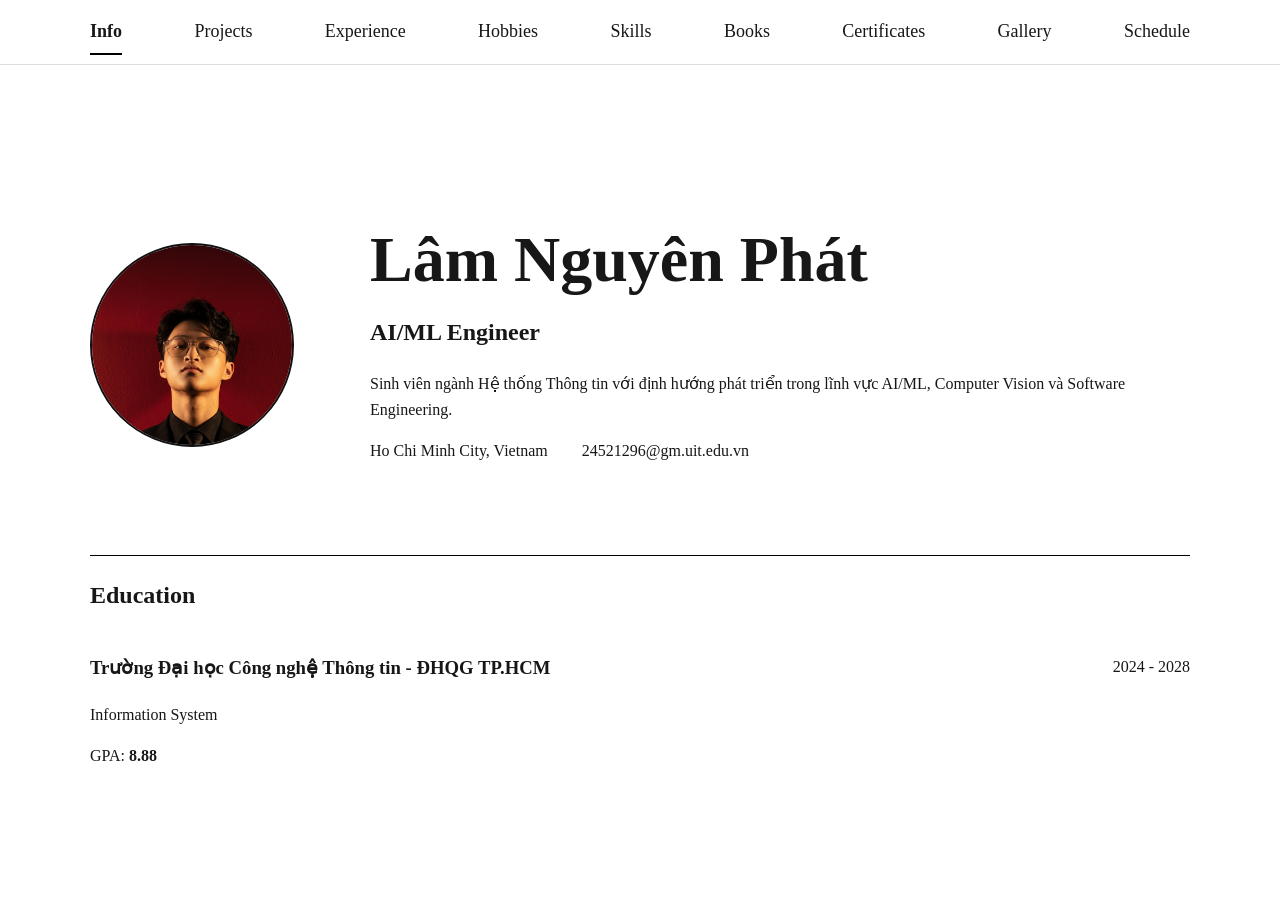
<file: index.html>
<!doctype html>
<html lang="vi">
  <head>
    <meta charset="UTF-8" />
    <meta name="viewport" content="width=device-width, initial-scale=1.0" />
    <meta name="robots" content="noindex, nofollow, noarchive, nosnippet" />
    <title>Portfolio - Lâm Nguyên Phát</title>
    <link rel="stylesheet" href="css/style.css" />
  </head>
  <body>
    <header class="site-header">
      <nav class="navbar nav-links">
        <a class="active" href="index.html">Info</a>
        <a href="projects.html">Projects</a>
        <a href="experience.html">Experience</a>
        <a href="hobbies.html">Hobbies</a>
        <a href="skills.html">Skills</a>
        <a href="books.html">Books</a>
        <a href="certificates.html">Certificates</a>
        <a href="gallery.html">Gallery</a>
        <a href="schedule.html">Schedule</a>
      </nav>
    </header>
    <main class="container">
      <section class="info-section">
        <div class="avatar-placeholder">
          <img src="images/avatar.png" alt="Avatar" />
        </div>
        <div>
          <h1>Lâm Nguyên Phát</h1>
          <h2>AI/ML Engineer</h2>
          <p>
            Sinh viên ngành Hệ thống Thông tin với định hướng phát triển trong
            lĩnh vực AI/ML, Computer Vision và Software Engineering.
          </p>
          <div>
            <span style="padding-right: 30px">Ho Chi Minh City, Vietnam</span>
            <span>24521296@gm.uit.edu.vn</span>
          </div>
        </div>
      </section>

      <section>
        <h2>Education</h2>
        <div class="education-info">
          <div>
            <h3>Trường Đại học Công nghệ Thông tin - ĐHQG TP.HCM</h3>
            <p>Information System</p>
            <p>GPA: <strong>8.88</strong></p>
          </div>
          <span style="margin-top: 20px"> 2024 - 2028 </span>
        </div>
      </section>
    </main>
  </body>
</html>
</file>
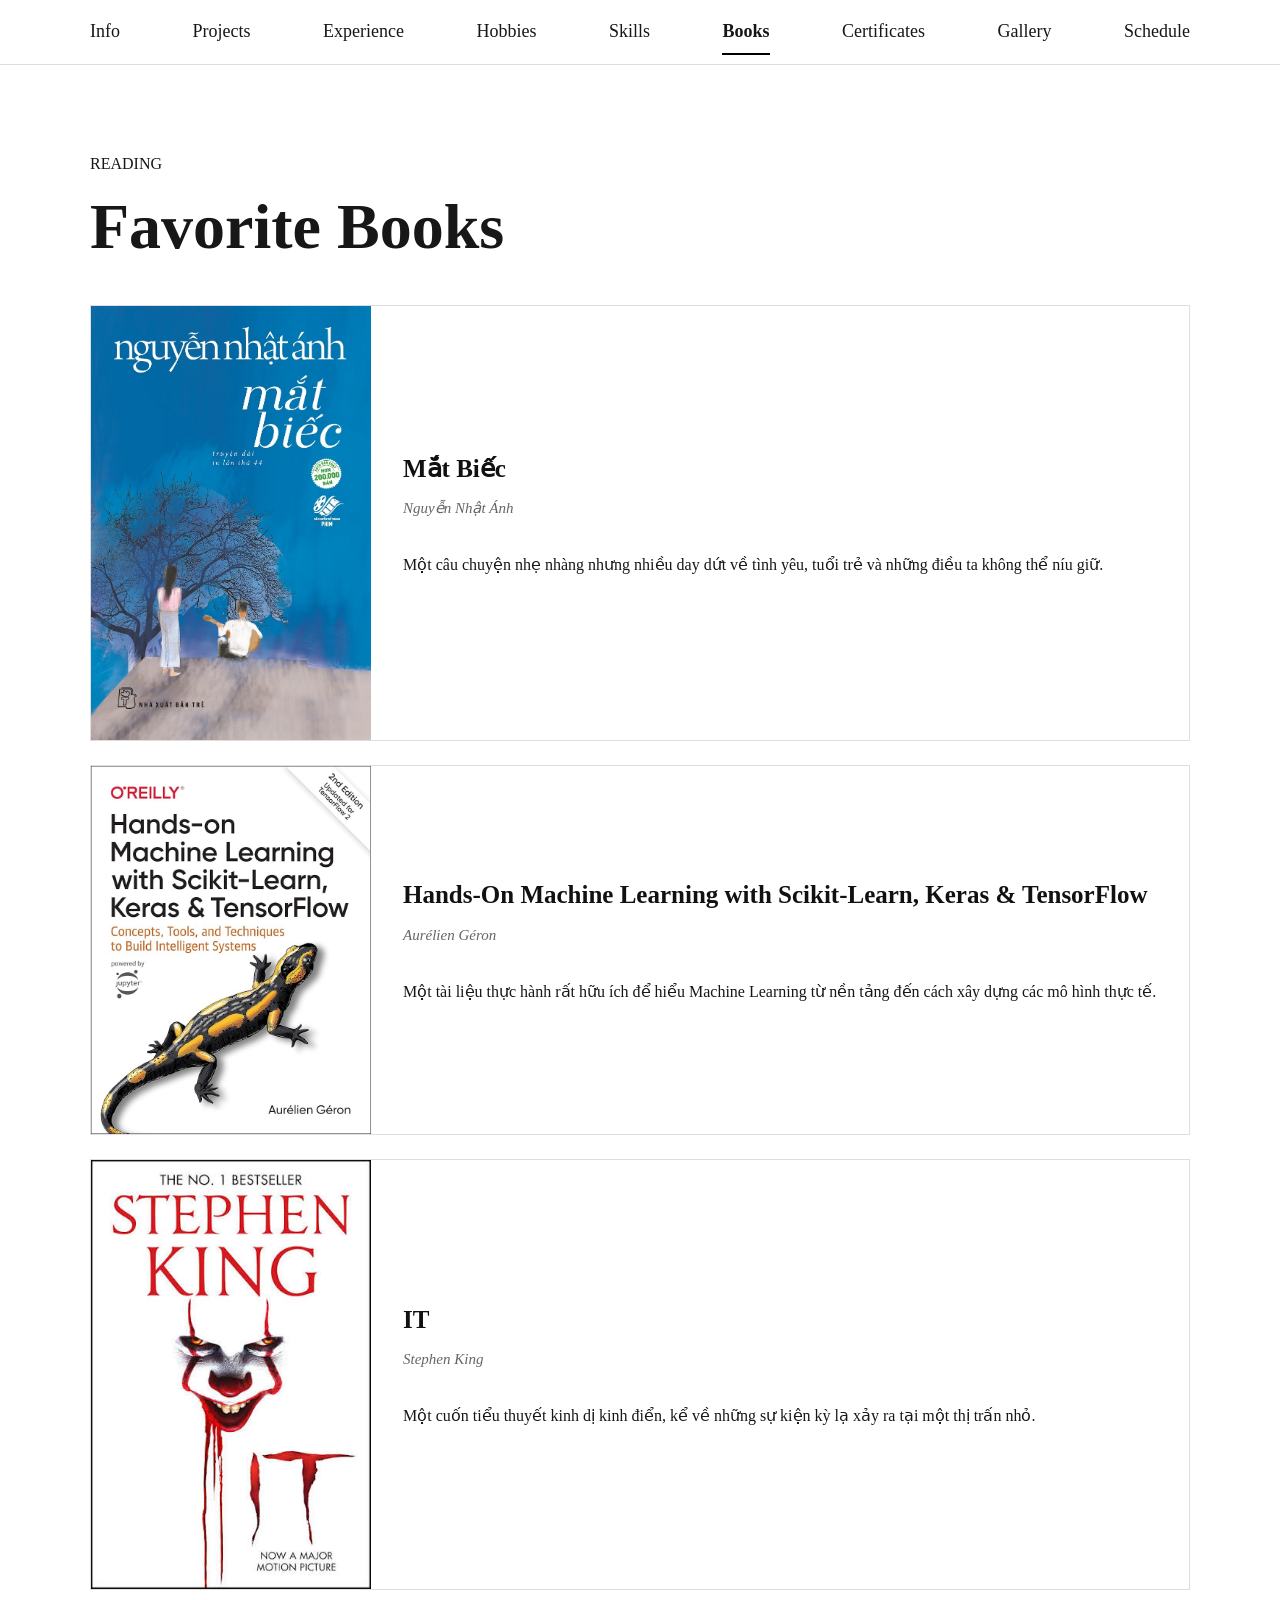
<file: books.html>
<!doctype html>
<html lang="en">
  <head>
    <meta charset="UTF-8" />
    <meta name="viewport" content="width=device-width, initial-scale=1.0" />
    <meta name="robots" content="noindex, nofollow, noarchive, nosnippet" />
    <title>Portfolio - Lâm Nguyên Phát</title>
    <link rel="stylesheet" href="css/style.css" />
  </head>
  <body>
    <header class="site-header">
      <nav class="navbar nav-links">
        <a href="index.html">Info</a>
        <a href="projects.html">Projects</a>
        <a href="experience.html">Experience</a>
        <a href="hobbies.html">Hobbies</a>
        <a href="skills.html">Skills</a>
        <a class="active" href="books.html">Books</a>
        <a href="certificates.html">Certificates</a>
        <a href="gallery.html">Gallery</a>
        <a href="schedule.html">Schedule</a>
      </nav>
    </header>
    <main class="container">
      <p>READING</p>
      <h1>Favorite Books</h1>
      <div class="projects-list">
        <div class="project-card">
          <div class="project-image">
            <img src="images/matbiec.jpg" alt="Bìa sách Mắt Biếc" />
          </div>

          <div class="project-content">
            <h2>Mắt Biếc</h2>
            <p class="book-author">Nguyễn Nhật Ánh</p>
            <p>
              Một câu chuyện nhẹ nhàng nhưng nhiều day dứt về tình yêu, tuổi trẻ
              và những điều ta không thể níu giữ.
            </p>
          </div>
        </div>

        <div class="project-card">
          <div class="project-image">
            <img
              src="images/hand-on-ml.jpg"
              alt="Bìa sách Hands-On Machine Learning"
            />
          </div>

          <div class="project-content">
            <h2>
              Hands-On Machine Learning with Scikit-Learn, Keras & TensorFlow
            </h2>
            <p class="book-author">Aurélien Géron</p>
            <p>
              Một tài liệu thực hành rất hữu ích để hiểu Machine Learning từ nền
              tảng đến cách xây dựng các mô hình thực tế.
            </p>
          </div>
        </div>

        <div class="project-card">
          <div class="project-image">
            <img src="images/it.jpg" alt="Bìa sách IT" />
          </div>

          <div class="project-content">
            <h2>IT</h2>
            <p class="book-author">Stephen King</p>
            <p>
              Một cuốn tiểu thuyết kinh dị kinh điển, kể về những sự kiện kỳ lạ
              xảy ra tại một thị trấn nhỏ.
            </p>
          </div>
        </div>
      </div>
    </main>
  </body>
</html>
</file>
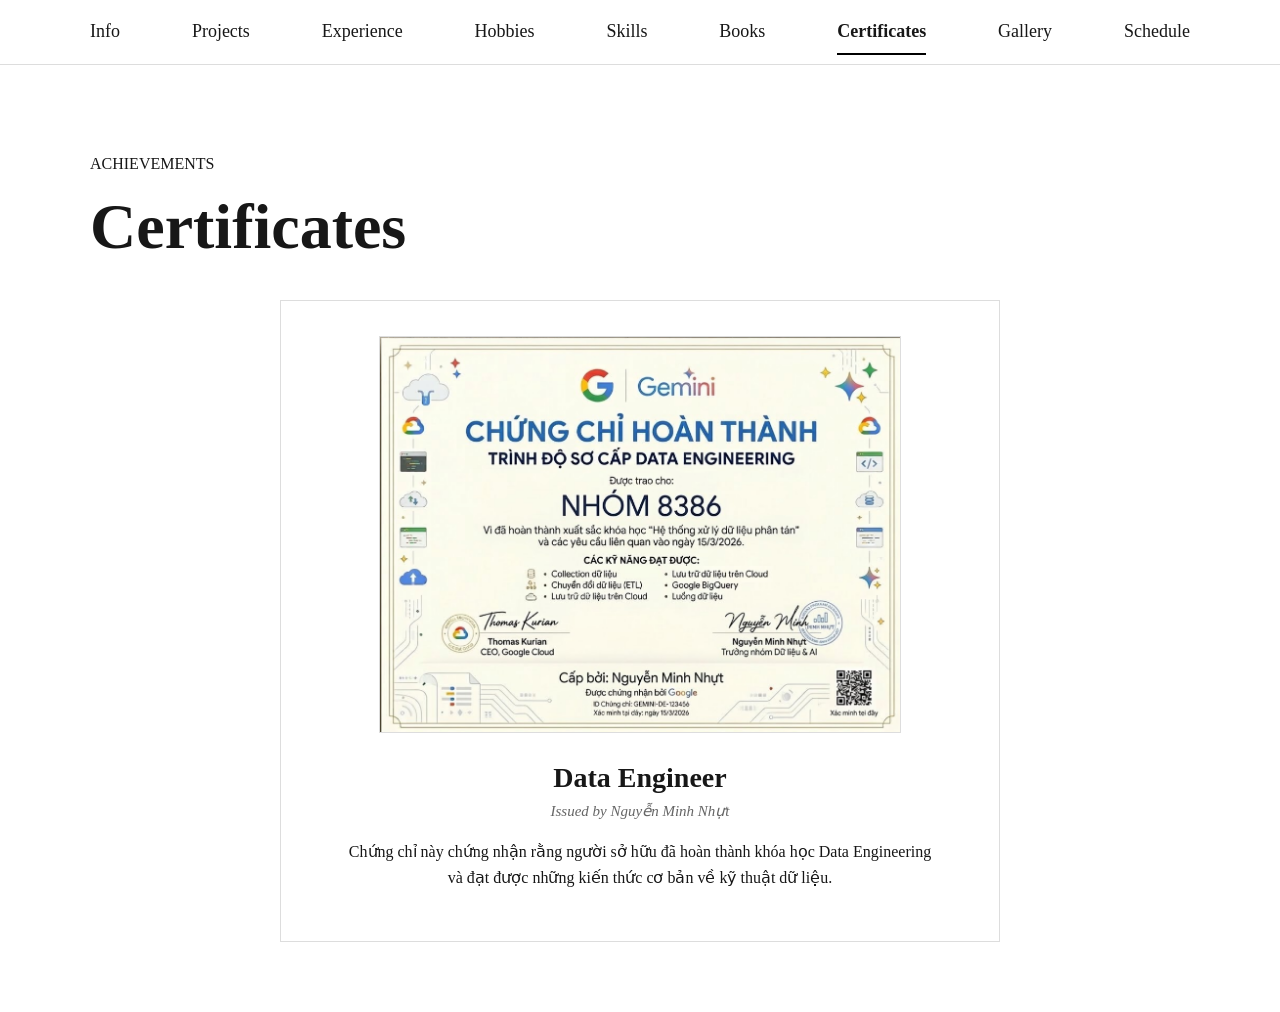
<file: certificates.html>
<!doctype html>
<html lang="en">
  <head>
    <meta charset="UTF-8" />
    <meta name="viewport" content="width=device-width, initial-scale=1.0" />
    <meta name="robots" content="noindex, nofollow, noarchive, nosnippet" />
    <title>Portfolio - Lâm Nguyên Phát</title>
    <link rel="stylesheet" href="css/style.css" />
  </head>
  <body>
    <header class="site-header">
      <nav class="navbar nav-links">
        <a href="index.html">Info</a>
        <a href="projects.html">Projects</a>
        <a href="experience.html">Experience</a>
        <a href="hobbies.html">Hobbies</a>
        <a href="skills.html">Skills</a>
        <a href="books.html">Books</a>
        <a class="active" href="certificates.html">Certificates</a>
        <a href="gallery.html">Gallery</a>
        <a href="schedule.html">Schedule</a>
      </nav>
    </header>
    <main class="container">
      <div style="margin-bottom: 40px">
        <p>ACHIEVEMENTS</p>
        <h1>Certificates</h1>
      </div>

      <section class="certificates-list">
        <div class="certificate-card">
          <div class="certificate-image">
            <img
              src="images/data-engineer.png"
              alt="Chứng chỉ Data Engineering"
            />
          </div>

          <div class="certificate-content">
            <h2>Data Engineer</h2>
            <p class="book-author">Issued by Nguyễn Minh Nhựt</p>

            <p>
              Chứng chỉ này chứng nhận rằng người sở hữu đã hoàn thành khóa học
              Data Engineering và đạt được những kiến thức cơ bản về kỹ thuật dữ
              liệu.
            </p>
          </div>
        </div>
      </section>
    </main>
  </body>
</html>
</file>
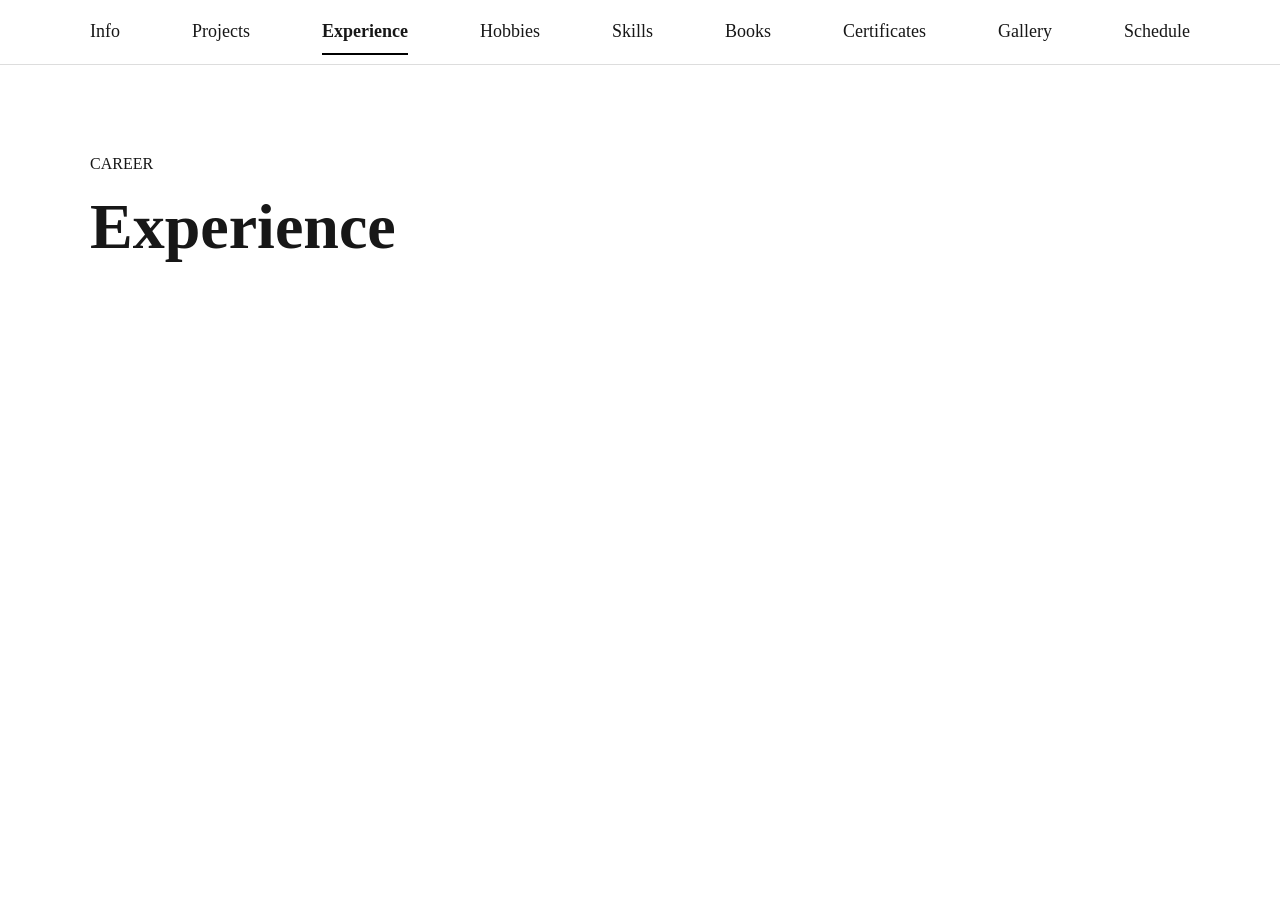
<file: experience.html>
<!doctype html>
<html lang="en">
  <head>
    <meta charset="UTF-8" />
    <meta name="viewport" content="width=device-width, initial-scale=1.0" />
    <meta name="robots" content="noindex, nofollow, noarchive, nosnippet" />
    <title>Portfolio - Lâm Nguyên Phát</title>
    <link rel="stylesheet" href="css/style.css" />
  </head>
  <body>
    <header class="site-header">
      <nav class="navbar nav-links">
        <a href="index.html">Info</a>
        <a href="projects.html">Projects</a>
        <a class="active" href="experience.html">Experience</a>
        <a href="hobbies.html">Hobbies</a>
        <a href="skills.html">Skills</a>
        <a href="books.html">Books</a>
        <a href="certificates.html">Certificates</a>
        <a href="gallery.html">Gallery</a>
        <a href="schedule.html">Schedule</a>
      </nav>
    </header>
    <main class="container">
      <p class="eyebrow">CAREER</p>
      <h1>Experience</h1>
    </main>
  </body>
</html>
</file>
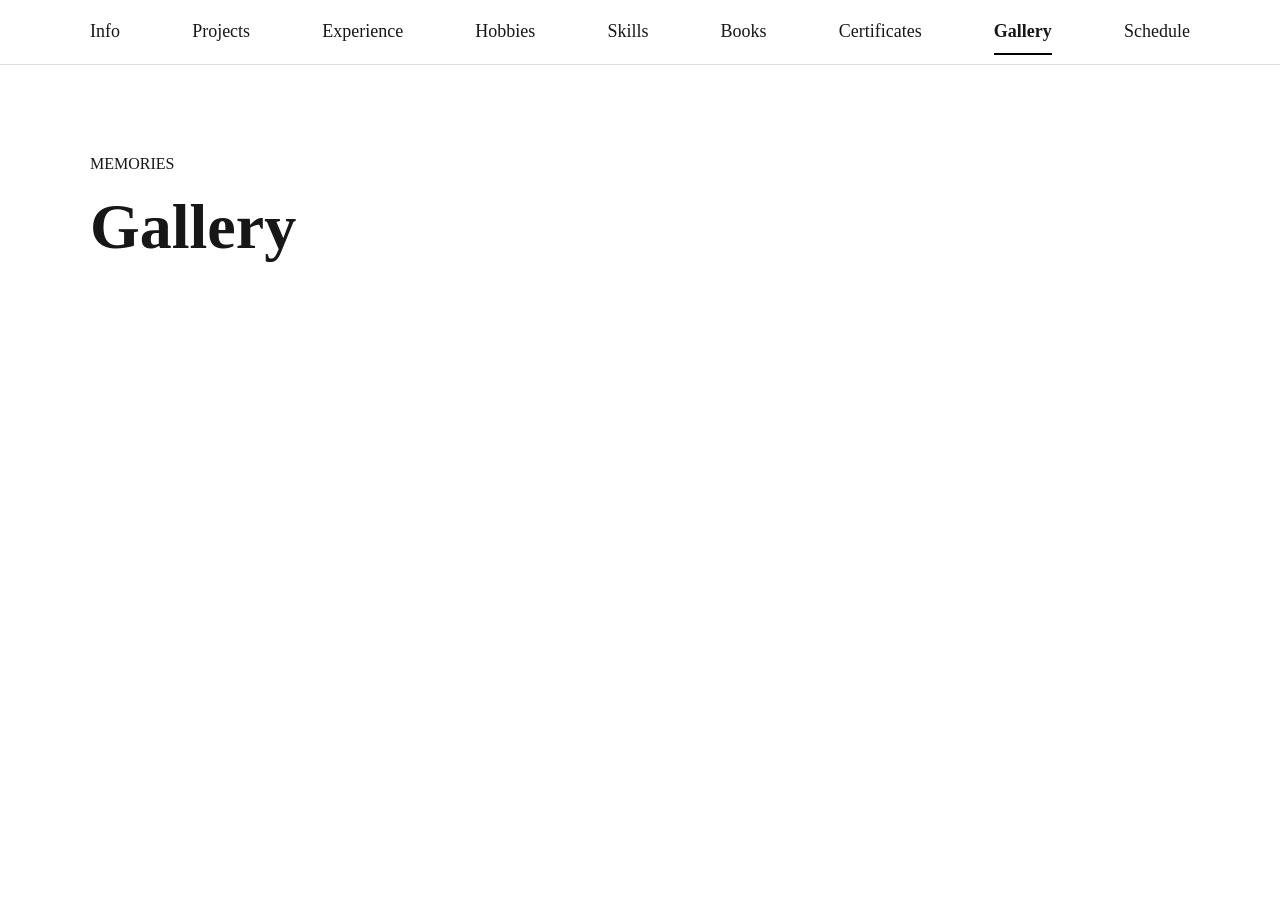
<file: gallery.html>
<!doctype html>
<html lang="en">
  <head>
    <meta charset="UTF-8" />
    <meta name="viewport" content="width=device-width, initial-scale=1.0" />
    <meta name="robots" content="noindex, nofollow, noarchive, nosnippet" />
    <title>Portfolio - Lâm Nguyên Phát</title>
    <link rel="stylesheet" href="css/style.css" />
  </head>
  <body>
    <header class="site-header">
      <nav class="navbar nav-links">
        <a href="index.html">Info</a>
        <a href="projects.html">Projects</a>
        <a href="experience.html">Experience</a>
        <a href="hobbies.html">Hobbies</a>
        <a href="skills.html">Skills</a>
        <a href="books.html">Books</a>
        <a href="certificates.html">Certificates</a>
        <a class="active" href="gallery.html">Gallery</a>
        <a href="schedule.html">Schedule</a>
      </nav>
    </header>
    <main class="container">
      <p>MEMORIES</p>
      <h1>Gallery</h1>
      <p></p>
    </main>
  </body>
</html>
</file>
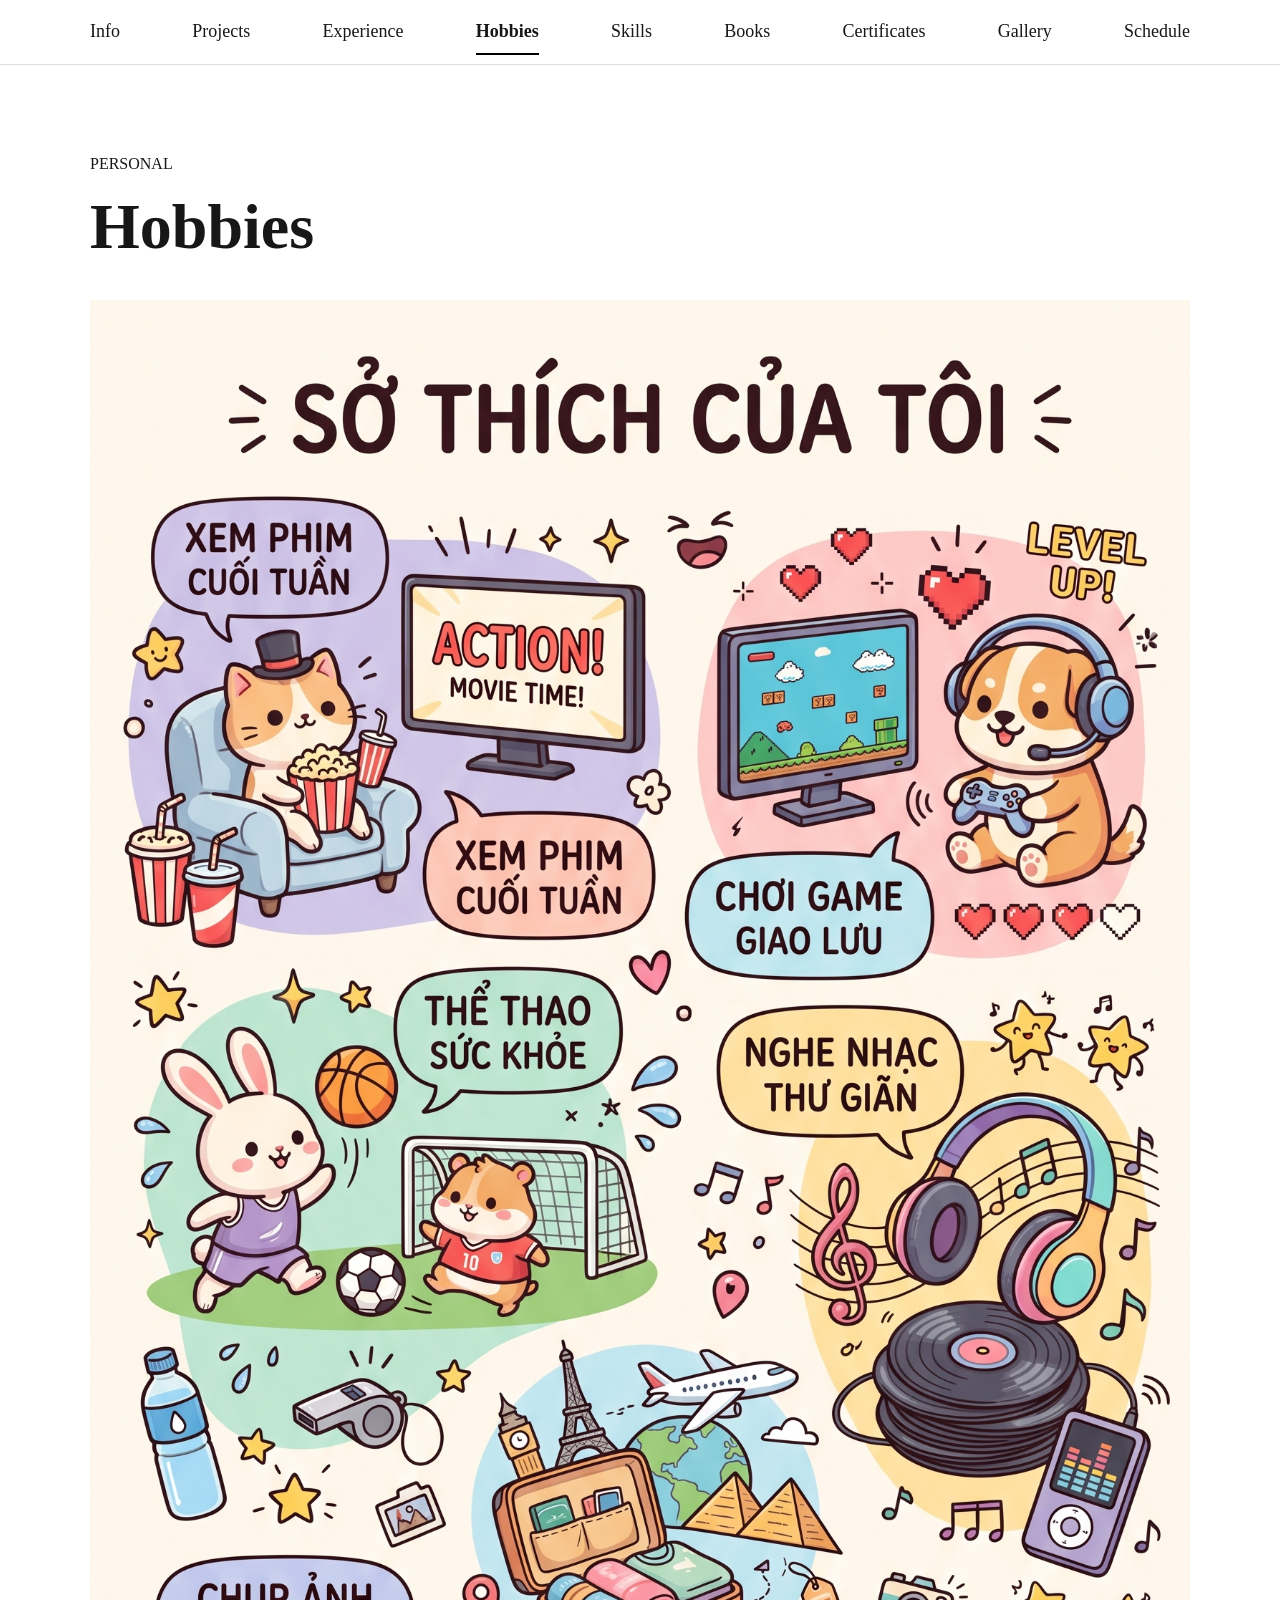
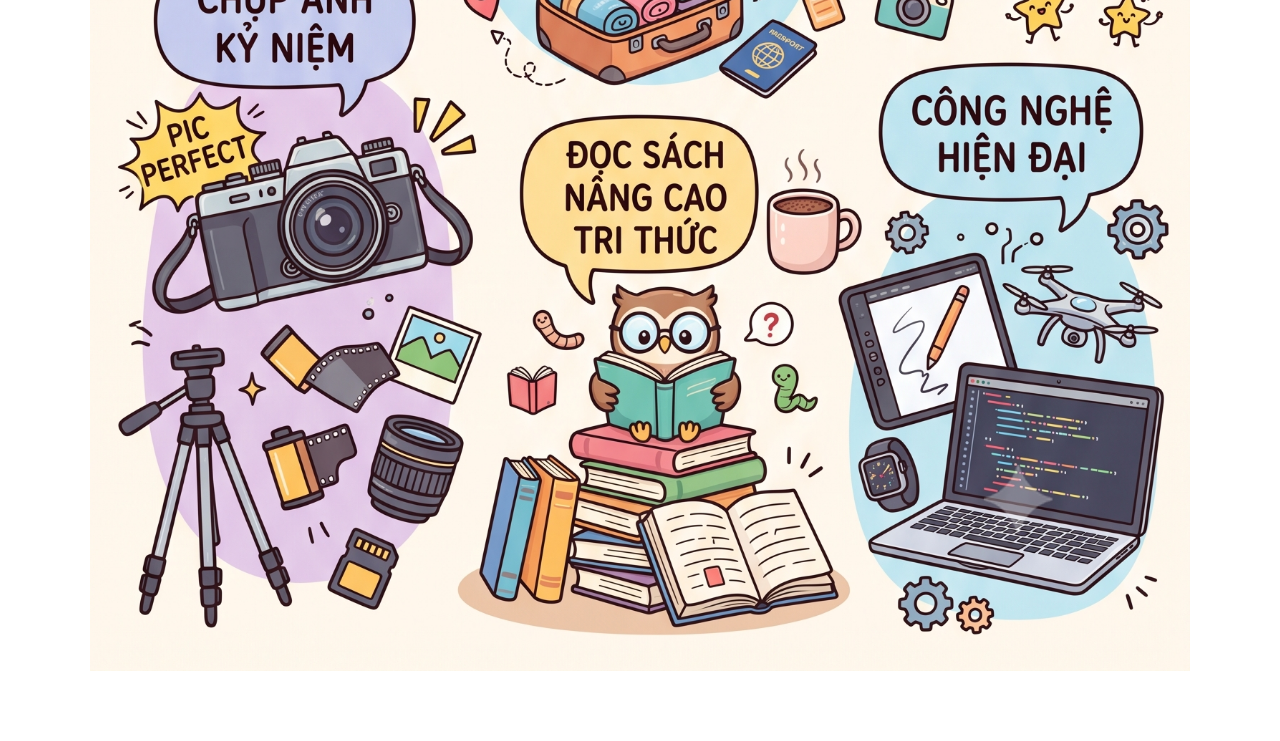
<file: hobbies.html>
<!doctype html>
<html lang="en">
  <head>
    <meta charset="UTF-8" />
    <meta name="viewport" content="width=device-width, initial-scale=1.0" />
    <meta name="robots" content="noindex, nofollow, noarchive, nosnippet" />
    <title>Portfolio - Lâm Nguyên Phát</title>
    <link rel="stylesheet" href="css/style.css" />
  </head>
  <body>
    <header class="site-header">
      <nav class="navbar nav-links">
        <a href="index.html">Info</a>
        <a href="projects.html">Projects</a>
        <a href="experience.html">Experience</a>
        <a class="active" href="hobbies.html">Hobbies</a>
        <a href="skills.html">Skills</a>
        <a href="books.html">Books</a>
        <a href="certificates.html">Certificates</a>
        <a href="gallery.html">Gallery</a>
        <a href="schedule.html">Schedule</a>
      </nav>
    </header>
    <main class="container">
      <section style="margin-bottom: 40px">
        <p>PERSONAL</p>
        <h1>Hobbies</h1>
      </section>

      <!-- Image Map Generated by http://www.image-map.net/ -->
      <img class="hobbies-image" src="images/hobbies.png" usemap="#image-map" />

      <map name="image-map">
        <area
          target="_blank"
          alt=""
          title=""
          href="https://www.imdb.com/title/tt11126994/"
          coords="794,892,31,278"
          shape="rect"
        />
        <area
          target="_blank"
          alt=""
          title=""
          href="https://www.imdb.com/title/tt5238626/?ref_=nv_sr_srsg_3_tt_8_nm_0_in_0_q_nier%20automata"
          coords="1516,944,832,294"
          shape="rect"
        />
        <area
          target="_blank"
          alt=""
          title=""
          href="https://www.youtube.com/@NBA/featured"
          coords="48,932,784,1430"
          shape="rect"
        />
        <area
          target="_blank"
          alt=""
          title=""
          href="https://www.youtube.com/watch?v=FN7ALfpGxiI"
          coords="873,981,1530,1783"
          shape="rect"
        />
        <area
          target="_blank"
          alt=""
          title=""
          href="https://www.nxbtre.com.vn/sach/mat-biec-truyen-dai-54984.html"
          coords="560,1957,1041,2692"
          shape="rect"
        />
        <area
          target="_blank"
          alt=""
          title=""
          href="https://chatgpt.com/"
          coords="1071,1915,1478,2675"
          shape="rect"
        />
      </map>
    </main>
  </body>
</html>

<script>
  function resizeImageMap() {
    const img = document.querySelector(".hobbies-image");

    if (!img.complete || !img.naturalWidth) return;

    const map = document.querySelector(
      `map[name="${img.useMap.substring(1)}"]`,
    );

    if (!map) return;

    const scaleX = img.clientWidth / img.naturalWidth;
    const scaleY = img.clientHeight / img.naturalHeight;

    map.querySelectorAll("area").forEach((area) => {
      if (!area.dataset.originalCoords) {
        area.dataset.originalCoords = area.coords;
      }

      const originalCoords = area.dataset.originalCoords.split(",").map(Number);

      const scaledCoords = originalCoords.map((coord, index) => {
        return Math.round(coord * (index % 2 === 0 ? scaleX : scaleY));
      });

      area.coords = scaledCoords.join(",");
    });
  }

  const image = document.querySelector(".hobbies-image");

  image.addEventListener("load", resizeImageMap);
  window.addEventListener("resize", resizeImageMap);

  resizeImageMap();
</script>
</file>
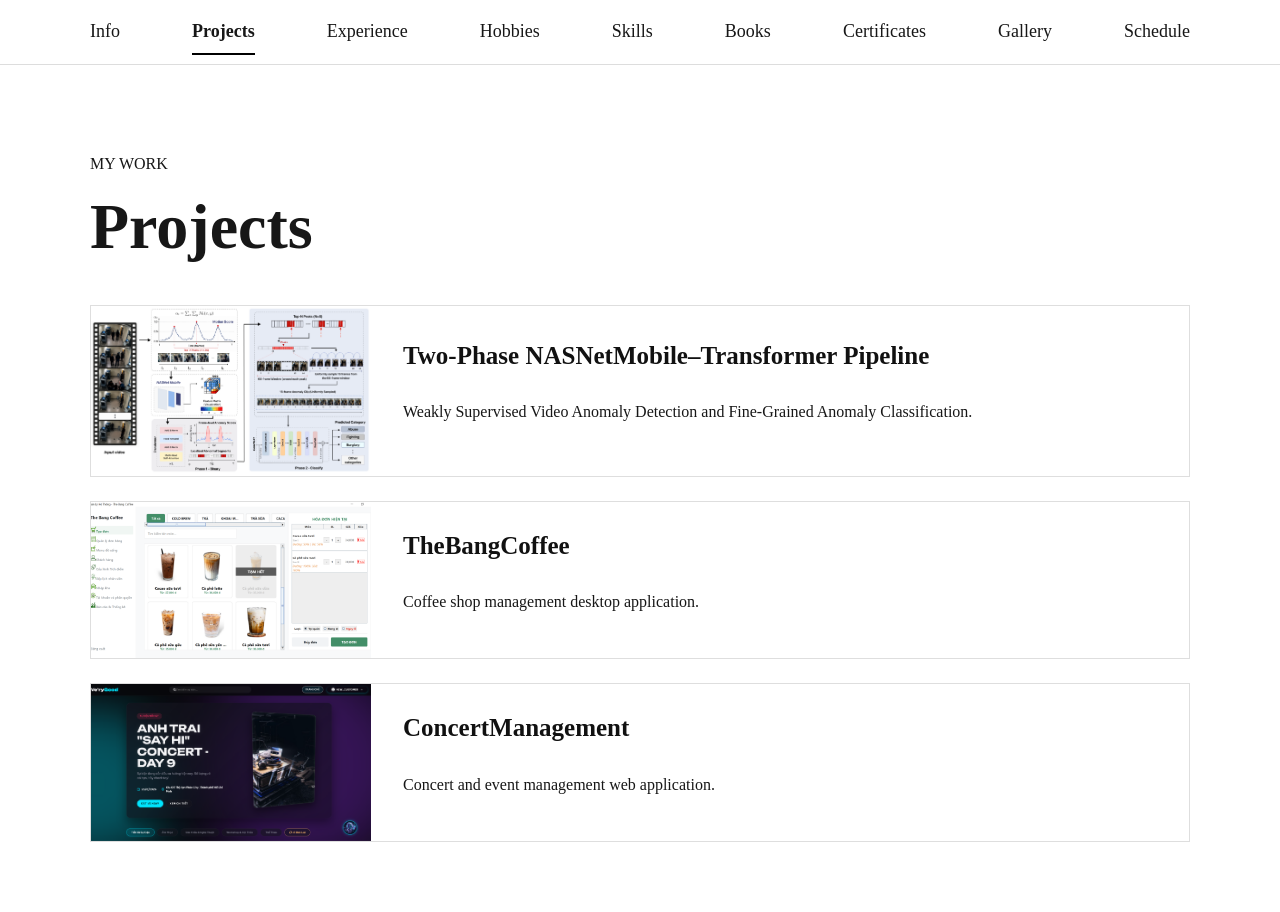
<file: projects.html>
<!doctype html>
<html lang="en">
  <head>
    <meta charset="UTF-8" />
    <meta name="viewport" content="width=device-width, initial-scale=1.0" />
    <meta name="robots" content="noindex, nofollow, noarchive, nosnippet" />
    <title>Portfolio - Lâm Nguyên Phát</title>
    <link rel="stylesheet" href="css/style.css" />
  </head>
  <body>
    <header class="site-header">
      <nav class="navbar nav-links">
        <a href="index.html">Info</a>
        <a class="active" href="projects.html">Projects</a>
        <a href="experience.html">Experience</a>
        <a href="hobbies.html">Hobbies</a>
        <a href="skills.html">Skills</a>
        <a href="books.html">Books</a>
        <a href="certificates.html">Certificates</a>
        <a href="gallery.html">Gallery</a>
        <a href="schedule.html">Schedule</a>
      </nav>
    </header>
    <main class="container">
      <p>MY WORK</p>
      <h1>Projects</h1>
      <div class="projects-list">
        <a
          class="project-card"
          href="https://github.com/Hatsu-Phat/TwoPhaseVAD"
          target="_blank"
          rel="noopener noreferrer"
        >
          <div class="project-image">
            <img
              src="images/twophase-vad.png"
              alt="Two-Phase NASNetMobile Transformer Pipeline"
            />
          </div>

          <div class="project-content">
            <h2>Two-Phase NASNetMobile–Transformer Pipeline</h2>
            <p>
              Weakly Supervised Video Anomaly Detection and Fine-Grained Anomaly
              Classification.
            </p>
          </div>
        </a>

        <a
          class="project-card"
          href="https://github.com/GiaKhangCode/TheBangCoffee"
          target="_blank"
          rel="noopener noreferrer"
        >
          <div class="project-image">
            <img src="images/thebangcoffee.png" alt="TheBangCoffee" />
          </div>

          <div class="project-content">
            <h2>TheBangCoffee</h2>
            <p>Coffee shop management desktop application.</p>
          </div>
        </a>

        <a
          class="project-card"
          href="https://github.com/GiaKhangCode/ConcertManagement"
          target="_blank"
          rel="noopener noreferrer"
        >
          <div class="project-image">
            <img src="images/concert-management.png" alt="ConcertManagement" />
          </div>

          <div class="project-content">
            <h2>ConcertManagement</h2>
            <p>Concert and event management web application.</p>
          </div>
        </a>
      </div>
    </main>
  </body>
</html>
</file>
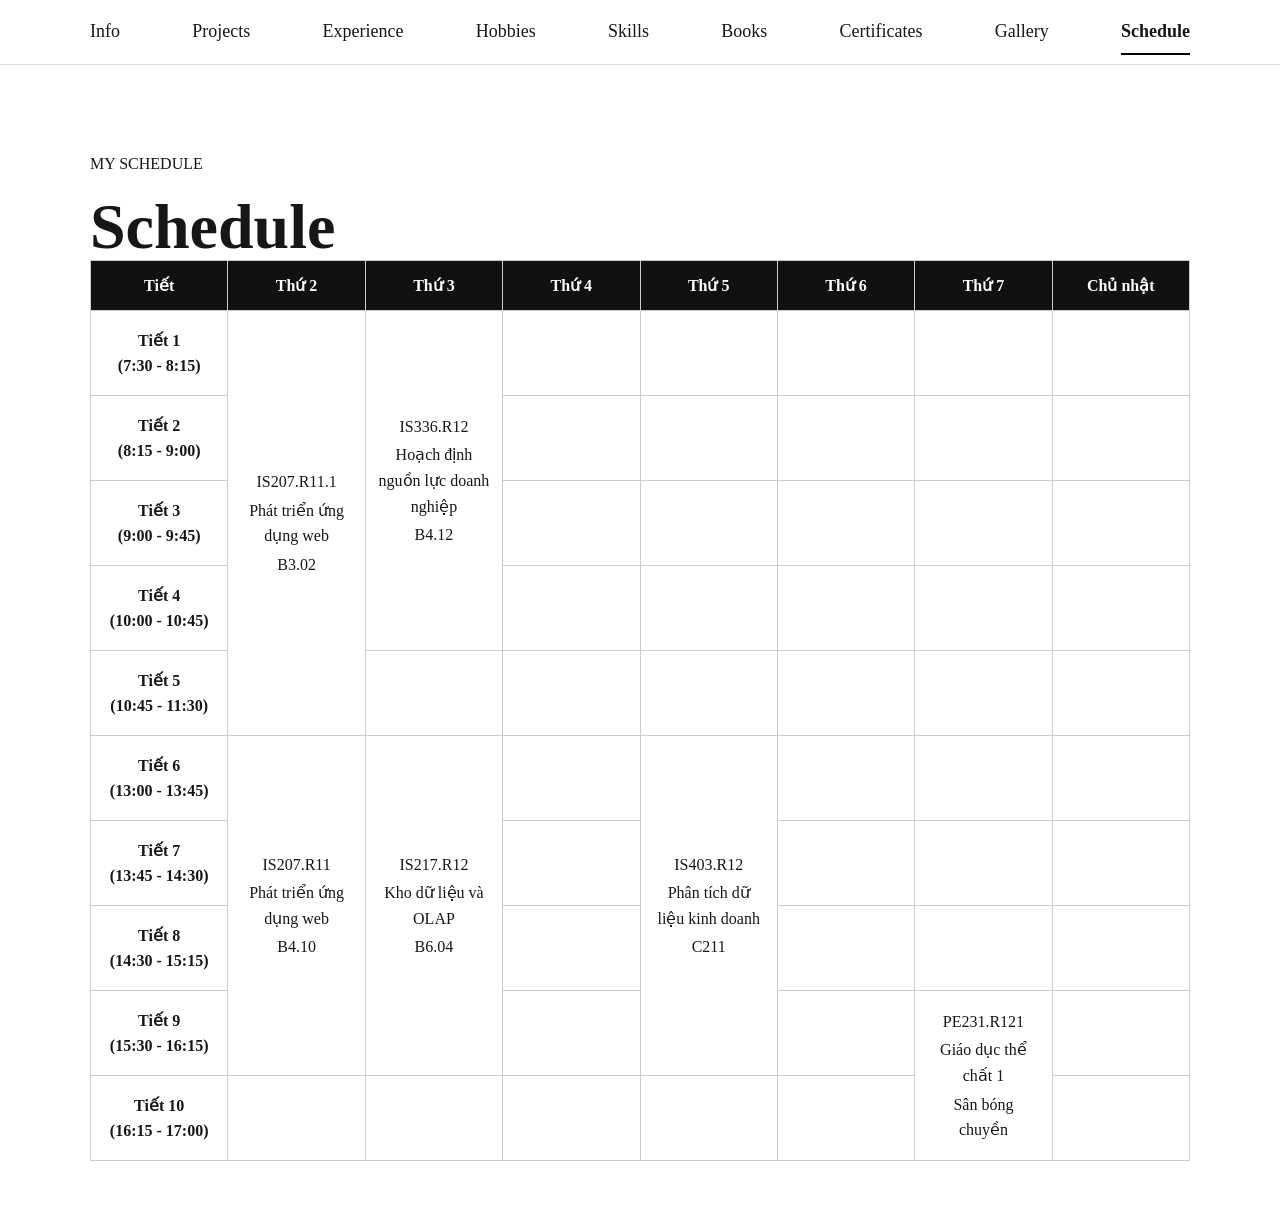
<file: schedule.html>
<!doctype html>
<html lang="vi">
  <head>
    <meta charset="UTF-8" />
    <meta name="viewport" content="width=device-width, initial-scale=1.0" />
    <meta name="robots" content="noindex, nofollow, noarchive, nosnippet" />
    <title>Portfolio - Lâm Nguyên Phát</title>
    <link rel="stylesheet" href="css/style.css" />
  </head>
  <body>
    <header class="site-header">
      <nav class="navbar nav-links">
        <a href="index.html">Info</a>
        <a href="projects.html">Projects</a>
        <a href="experience.html">Experience</a>
        <a href="hobbies.html">Hobbies</a>
        <a href="skills.html">Skills</a>
        <a href="books.html">Books</a>
        <a href="certificates.html">Certificates</a>
        <a href="gallery.html">Gallery</a>
        <a class="active" href="schedule.html">Schedule</a>
      </nav>
    </header>
    <main class="container">
      <p>MY SCHEDULE</p>
      <h1>Schedule</h1>
      <table>
        <thead>
          <th>Tiết</th>
          <th>Thứ 2</th>
          <th>Thứ 3</th>
          <th>Thứ 4</th>
          <th>Thứ 5</th>
          <th>Thứ 6</th>
          <th>Thứ 7</th>
          <th>Chủ nhật</th>
        </thead>
        <tbody>
          <tr>
            <th>Tiết 1 <br />(7:30 - 8:15)</th>
            <td rowspan="5">
              <p>IS207.R11.1</p>
              <p>Phát triển ứng dụng web</p>
              <p>B3.02</p>
            </td>
            <td rowspan="4">
              <p>IS336.R12</p>
              <p>Hoạch định nguồn lực doanh nghiệp</p>
              <p>B4.12</p>
            </td>
            <td></td>
            <td></td>
            <td></td>
            <td></td>
            <td></td>
          </tr>
          <tr>
            <th>Tiết 2 <br />(8:15 - 9:00)</th>
            <td></td>
            <td></td>
            <td></td>
            <td></td>
            <td></td>
          </tr>
          <tr>
            <th>Tiết 3 <br />(9:00 - 9:45)</th>
            <td></td>
            <td></td>
            <td></td>
            <td></td>
            <td></td>
          </tr>
          <tr>
            <th>Tiết 4 <br />(10:00 - 10:45)</th>
            <td></td>
            <td></td>
            <td></td>
            <td></td>
            <td></td>
          </tr>
          <tr>
            <th>Tiết 5 <br />(10:45 - 11:30)</th>
            <td></td>
            <td></td>
            <td></td>
            <td></td>
            <td></td>
            <td></td>
          </tr>
          <tr>
            <th>Tiết 6 <br />(13:00 - 13:45)</th>
            <td rowspan="4">
              <p>IS207.R11</p>
              <p>Phát triển ứng dụng web</p>
              <p>B4.10</p>
            </td>
            <td rowspan="4">
              <p>IS217.R12</p>
              <p>Kho dữ liệu và OLAP</p>
              <p>B6.04</p>
            </td>
            <td></td>
            <td rowspan="4">
              <p>IS403.R12</p>
              <p>Phân tích dữ liệu kinh doanh</p>
              <p>C211</p>
            </td>
            <td></td>
            <td></td>
            <td></td>
          </tr>
          <tr>
            <th>Tiết 7 <br />(13:45 - 14:30)</th>
            <td></td>
            <td></td>
            <td></td>
            <td></td>
          </tr>
          <tr>
            <th>Tiết 8 <br />(14:30 - 15:15)</th>
            <td></td>
            <td></td>
            <td></td>
            <td></td>
          </tr>
          <tr>
            <th>Tiết 9 <br />(15:30 - 16:15)</th>
            <td></td>
            <td></td>
            <td rowspan="2">
              <p>PE231.R121</p>
              <p>Giáo dục thể chất 1</p>
              <p>Sân bóng chuyền</p>
            </td>
            <td></td>
          </tr>
          <tr>
            <th>Tiết 10 <br />(16:15 - 17:00)</th>
            <td></td>
            <td></td>
            <td></td>
            <td></td>
            <td></td>
            <td></td>
          </tr>
        </tbody>
      </table>
    </main>
  </body>
</html>
</file>
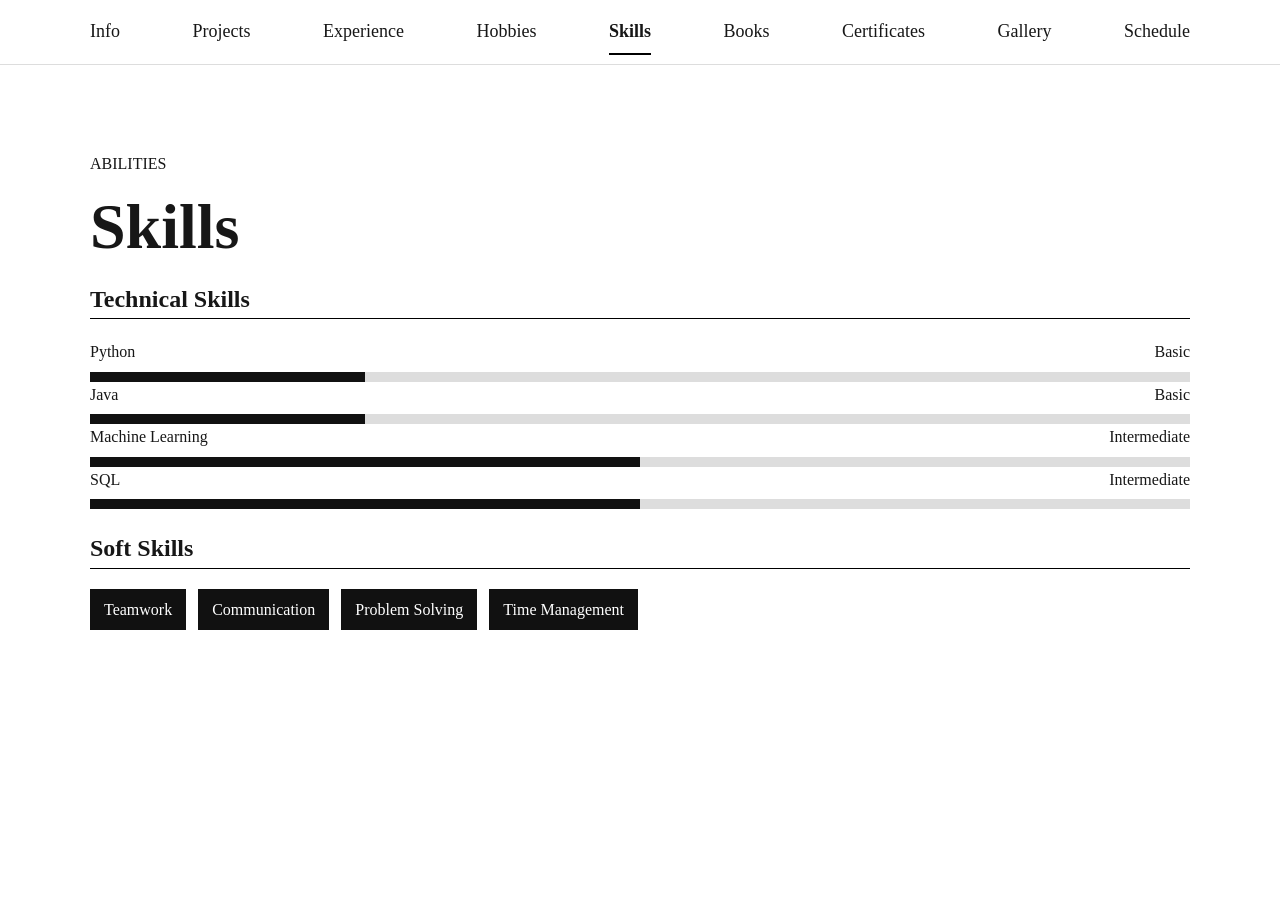
<file: skills.html>
<!doctype html>
<html lang="en">
  <head>
    <meta charset="UTF-8" />
    <meta name="viewport" content="width=device-width, initial-scale=1.0" />
    <meta name="robots" content="noindex, nofollow, noarchive, nosnippet" />
    <title>Portfolio - Lâm Nguyên Phát</title>
    <link rel="stylesheet" href="css/style.css" />
  </head>
  <body>
    <header class="site-header">
      <nav class="navbar nav-links">
        <a href="index.html">Info</a>
        <a href="projects.html">Projects</a>
        <a href="experience.html">Experience</a>
        <a href="hobbies.html">Hobbies</a>
        <a class="active" href="skills.html">Skills</a>
        <a href="books.html">Books</a>
        <a href="certificates.html">Certificates</a>
        <a href="gallery.html">Gallery</a>
        <a href="schedule.html">Schedule</a>
      </nav>
    </header>
    <main class="container">
      <p>ABILITIES</p>
      <h1>Skills</h1>
      <section>
        <h2 style="border-bottom: 1px solid #000">Technical Skills</h2>

        <!-- Bạn thay đổi level tùy thực tế -->

        <div class="skill-info">
          <span>Python</span>
          <span>Basic</span>
        </div>
        <div class="progress">
          <div class="progress-bar" style="width: 25%"></div>
        </div>

        <div class="skill-info">
          <span>Java</span>
          <span>Basic</span>
        </div>
        <div class="progress">
          <div class="progress-bar" style="width: 25%"></div>
        </div>

        <div class="skill-info">
          <span>Machine Learning</span>
          <span>Intermediate</span>
        </div>
        <div class="progress">
          <div class="progress-bar" style="width: 50%"></div>
        </div>

        <div class="skill-info">
          <span>SQL</span>
          <span>Intermediate</span>
        </div>
        <div class="progress">
          <div class="progress-bar" style="width: 50%"></div>
        </div>
      </section>

      <section>
        <h2 style="border-bottom: 1px solid #000">Soft Skills</h2>

        <div class="badge-list">
          <span class="skill-badge">Teamwork</span>
          <span class="skill-badge">Communication</span>
          <span class="skill-badge">Problem Solving</span>
          <span class="skill-badge">Time Management</span>
        </div>
      </section>
    </main>
  </body>
</html>
</file>
<file: css/style.css>
body {
  margin: 0;
  color: #171717;
  font-family: "Times New Roman", serif;
  font-size: 16px;
  line-height: 1.6;
}

a {
  color: inherit;
}

html {
  scroll-behavior: smooth;
}

.navbar {
  max-width: 1100px;
  min-height: 64px;
  margin: auto;

  display: flex;
  align-items: center;
  justify-content: space-between;
}

.site-header {
  background: #fff;
  border-bottom: 1px solid #ddd;
  position: sticky;
  top: 0;
  z-index: 100;
}

.nav-links a {
  padding: 8px 0;
  font-size: 18px;
  text-decoration: none;
  border-bottom: 2px solid transparent;
}

.nav-links a:hover,
.nav-links a:focus {
  border-bottom-color: #000;
}

.nav-links a.active {
  font-weight: bold;
  border-bottom-color: #000;
}

.container {
  width: min(1100px, calc(100% - 40px));
  margin: 0 auto;
  padding: 70px 0;
}

.info-section {
  min-height: 420px;

  display: grid;
  grid-template-columns: 220px 1fr;
  align-items: center;
  gap: 60px;
  border-bottom: 1px solid #000;
}

.avatar-placeholder {
  width: 200px;
  height: 200px;

  border: 2px solid #111;
  border-radius: 50%;
  overflow: hidden;

  display: grid;
  place-items: center;

  background: #e8e8e8;
}

.avatar-placeholder img {
  width: 100%;
  height: 100%;
  object-fit: cover;
  display: block;
}

h1 {
  margin: 0;
  font-size: clamp(38px, 6vw, 64px);
  line-height: 1.05;
}

.projects-list {
  display: flex;
  flex-direction: column;
  gap: 24px;
  margin-top: 45px;
}

.project-card {
  display: grid;
  grid-template-columns: 280px 1fr;
  text-decoration: none;
  color: inherit;
  border: 1px solid #dedede;
}

.project-card:hover {
  transform: translateY(-5px);
  border-color: #111;

  box-shadow: 0 15px 40px rgba(0, 0, 0, 0.08);
}

.project-image {
  position: relative;
  overflow: hidden;
}

.project-image img {
  width: 100%;
  height: 100%;
  display: block;
  object-fit: cover;
}

.project-card:hover .project-image img {
  transform: scale(1.05);
}

.project-content {
  padding: 28px 32px;
  display: flex;
  flex-direction: column;
  justify-content: center;
}

.project-content h2 {
  margin: 0 0 12px;
  font-size: 25px;
  line-height: 1.25;
  color: #111;
}

.hobbies-image {
  width: 100%;
  max-width: 1100px;
  height: auto;
  display: block;
}

.skill-info {
  display: flex;
  justify-content: space-between;
  margin-bottom: 7px;
}

.education-info {
  display: flex;
  justify-content: space-between;
  margin-bottom: 7px;
}

.progress {
  height: 10px;
  background: #ddd;
}

.progress-bar {
  height: 100%;
  background: #111;
}

.badge-list {
  display: flex;
  flex-wrap: wrap;
  gap: 12px;
}

.skill-badge {
  padding: 8px 14px;
  background: #111;
  color: #fff;
}

.book-author {
  margin: 0 0 16px;

  font-size: 15px;
  font-style: italic;

  color: #666;
}
.certificates-list {
  display: flex;
  flex-direction: column;
  align-items: center;
  gap: 35px;
}

.certificate-card {
  width: min(720px, 100%);
  padding: 35px;
  box-sizing: border-box;
  border: 1px solid #ddd;
  background: #fff;
  text-align: center;
}

.certificate-image {
  display: flex;
  justify-content: center;
  margin-bottom: 28px;
}

.certificate-image img {
  width: min(520px, 90%);
  height: auto;
  display: block;
  border: 1px solid #ddd;
}
.certificate-content {
  max-width: 600px;
  margin: 0 auto;
}

.certificate-content h2 {
  margin: 0 0 5px;
  font-size: 28px;
  line-height: 1.2;
}

table {
  width: 100%;
  border-collapse: collapse;
  table-layout: fixed;
}

th,
td {
  border: 1px solid #ccc;
  padding: 12px;
  text-align: center;
  vertical-align: middle;
}

thead th {
  background: #111;
  color: #fff;
  font-weight: bold;
}

tbody th {
  font-weight: bold;
}

tbody td {
  height: 60px;
}

tbody td p {
  margin: 3px 0;
}

@media (max-width: 600px) {
  body {
    font-size: 15px;
  }

  .site-header {
    position: relative;
  }

  .navbar {
    width: calc(100% - 24px);

    min-height: auto;

    padding: 14px 0;

    gap: 10px 18px;
  }

  .nav-links {
    display: flex;
    flex-wrap: wrap;
    justify-content: center;

    gap: 8px 18px;
  }

  .nav-links a {
    font-size: 16px;
    padding: 4px 0;
  }

  .container {
    width: calc(100% - 24px);
    padding: 40px 0;
  }

  h1 {
    font-size: clamp(36px, 12vw, 50px);
  }

  /* INFO */

  .info-section {
    min-height: auto;

    grid-template-columns: 1fr;
    gap: 30px;

    padding: 30px 0;
    text-align: center;
  }

  .avatar-placeholder {
    width: 160px;
    height: 160px;
    margin: 0 auto;
  }

  /* PROJECTS */

  .projects-list {
    gap: 18px;
    margin-top: 30px;
  }

  .project-card {
    grid-template-columns: 1fr;
  }

  .project-image {
    height: 220px;
  }

  .project-content {
    padding: 22px;
  }

  .project-content h2 {
    font-size: 22px;
  }

  .project-card:hover {
    transform: none;
    box-shadow: none;
  }

  .project-card:hover .project-image img {
    transform: none;
  }

  /* SKILLS */

  .skill-info,
  .education-info {
    gap: 10px;
  }

  .skill-badge {
    padding: 7px 12px;
  }

  /* CERTIFICATES */

  .certificates-list {
    gap: 24px;
  }

  .certificate-card {
    width: 100%;
    padding: 20px;
  }

  .certificate-image {
    margin-bottom: 20px;
  }

  .certificate-image img {
    width: 100%;
  }

  .certificate-content h2 {
    font-size: 24px;
  }

  /* TABLE */

  table {
    min-width: 850px;
  }

  th,
  td {
    padding: 10px 8px;
  }
}
</file>
